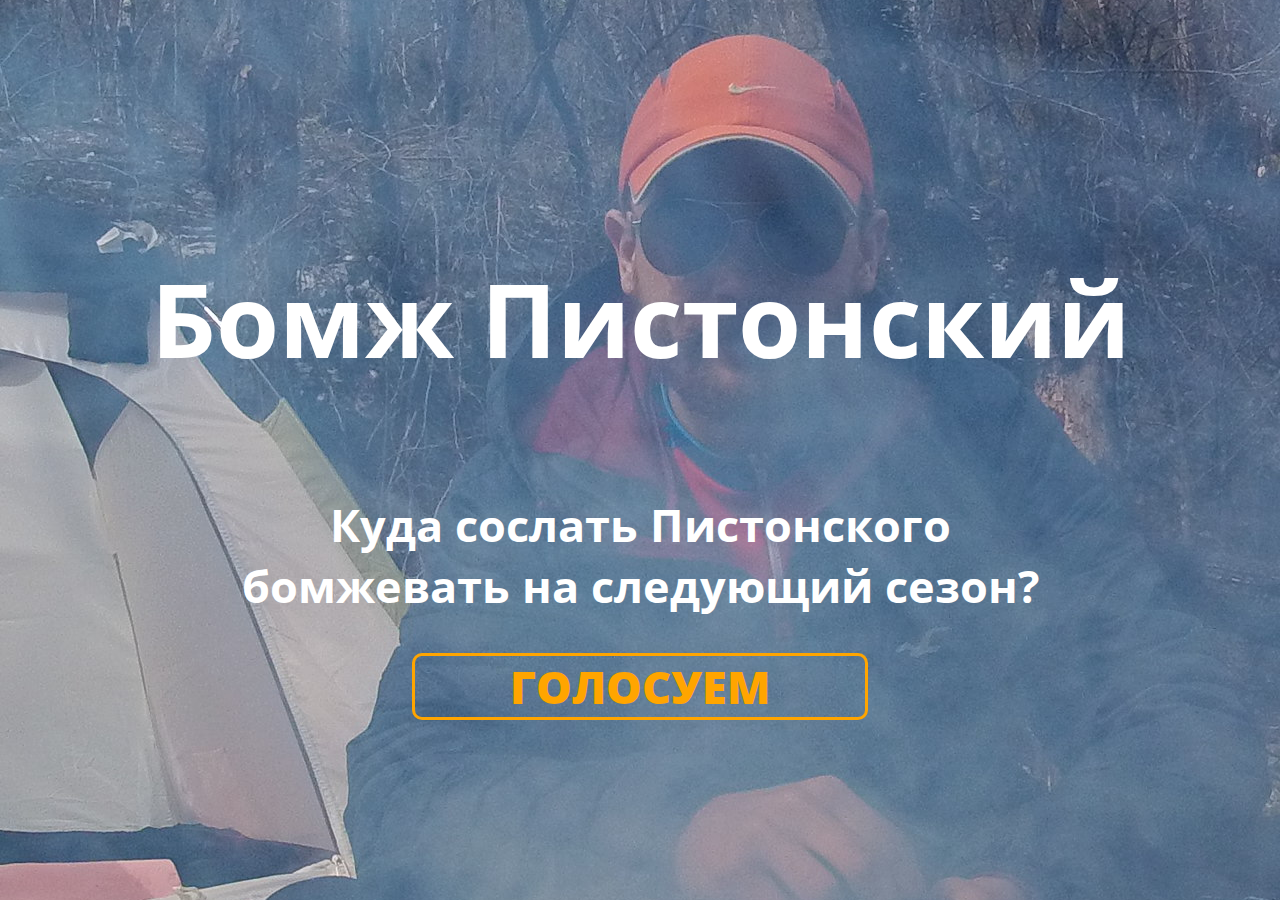
<file: index.html>
<html>
  <head>
    <title>Бомж Пистонский</title>
    <meta name="description" content="Куда сослать Пистонского бомжевать на следующий сезон? Голосуем!">
    <link rel="stylesheet" type="text/css" href="css/styles.css">
    <link href='https://fonts.googleapis.com/css?family=Open+Sans:300,800' rel='stylesheet' type='text/css'>
  </head>
  <body>
    <div id="container">
      <h1>Бомж Пистонский</h1>
      <h2>Куда сослать Пистонского<br>бомжевать на следующий сезон?</h2>
      <a href="vote">ГОЛОСУЕМ</a>
    </div>
  </body>
</html>
</file>
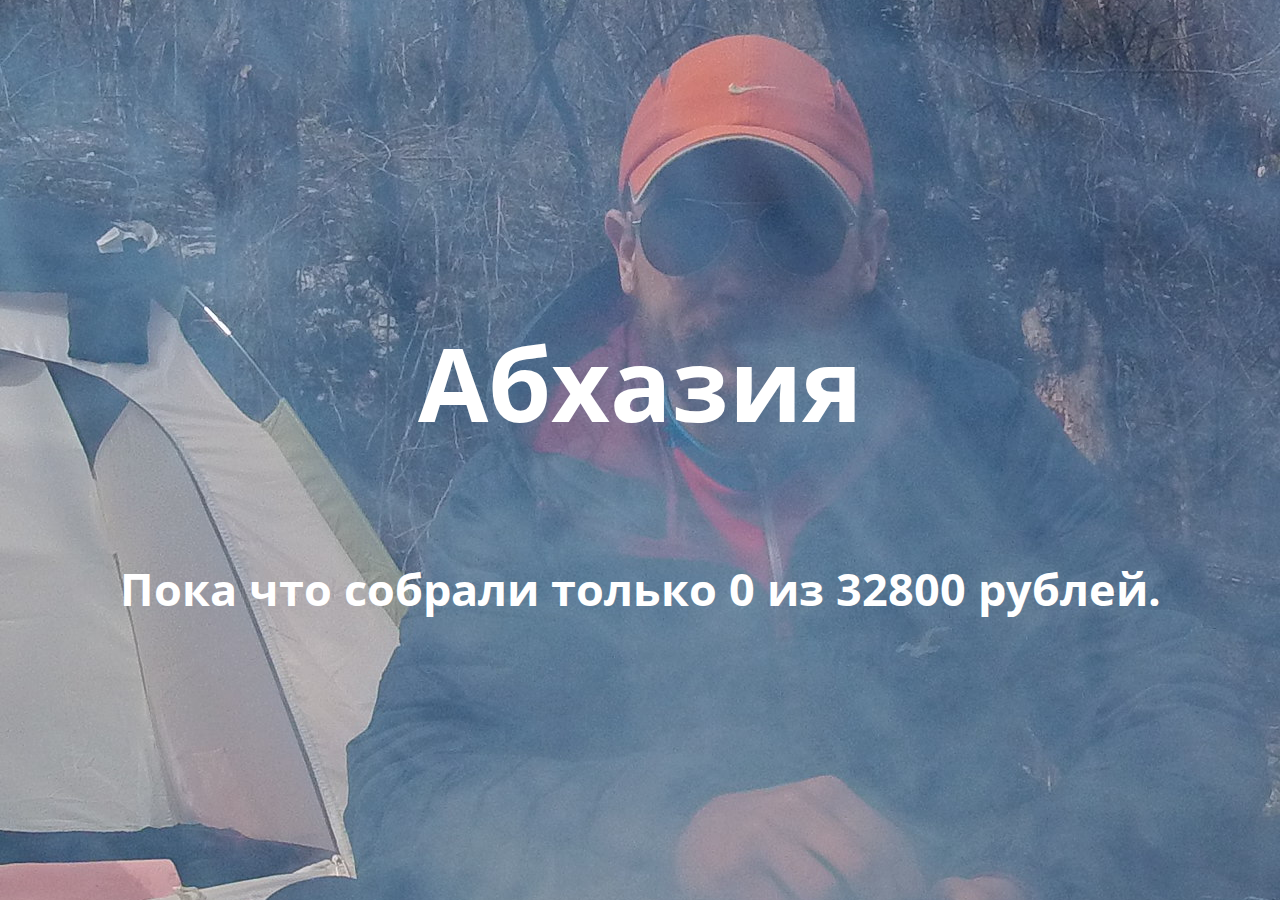
<file: abkhazia.html>
<html>
  <head>
    <link rel="stylesheet" type="text/css" href="css/styles.css">
    <link href='https://fonts.googleapis.com/css?family=Open+Sans:300,800' rel='stylesheet' type='text/css'>
  </head>
  <body>
    <div id="container">
      <h1>Абхазия</h1>
      <h2>Пока что собрали только 0 из 32800 рублей.</h2>
    </div>
  </body>
</html>
</file>
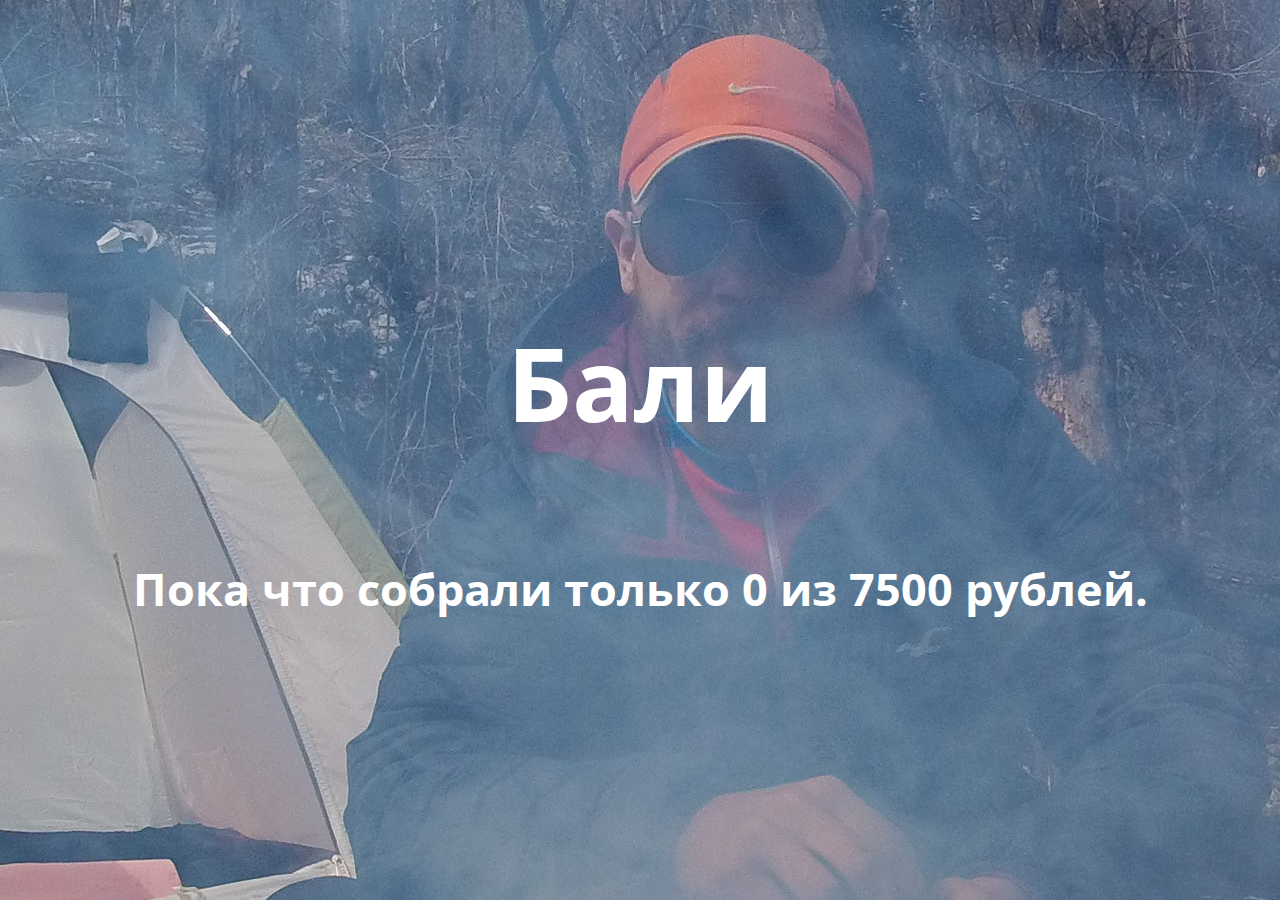
<file: bali.html>
<html>
  <head>
    <link rel="stylesheet" type="text/css" href="css/styles.css">
    <link href='https://fonts.googleapis.com/css?family=Open+Sans:300,800' rel='stylesheet' type='text/css'>
  </head>
  <body>
    <div id="container">
      <h1>Бали</h1>
      <h2>Пока что собрали только 0 из 7500 рублей.</h2>
    </div>
  </body>
</html>
</file>
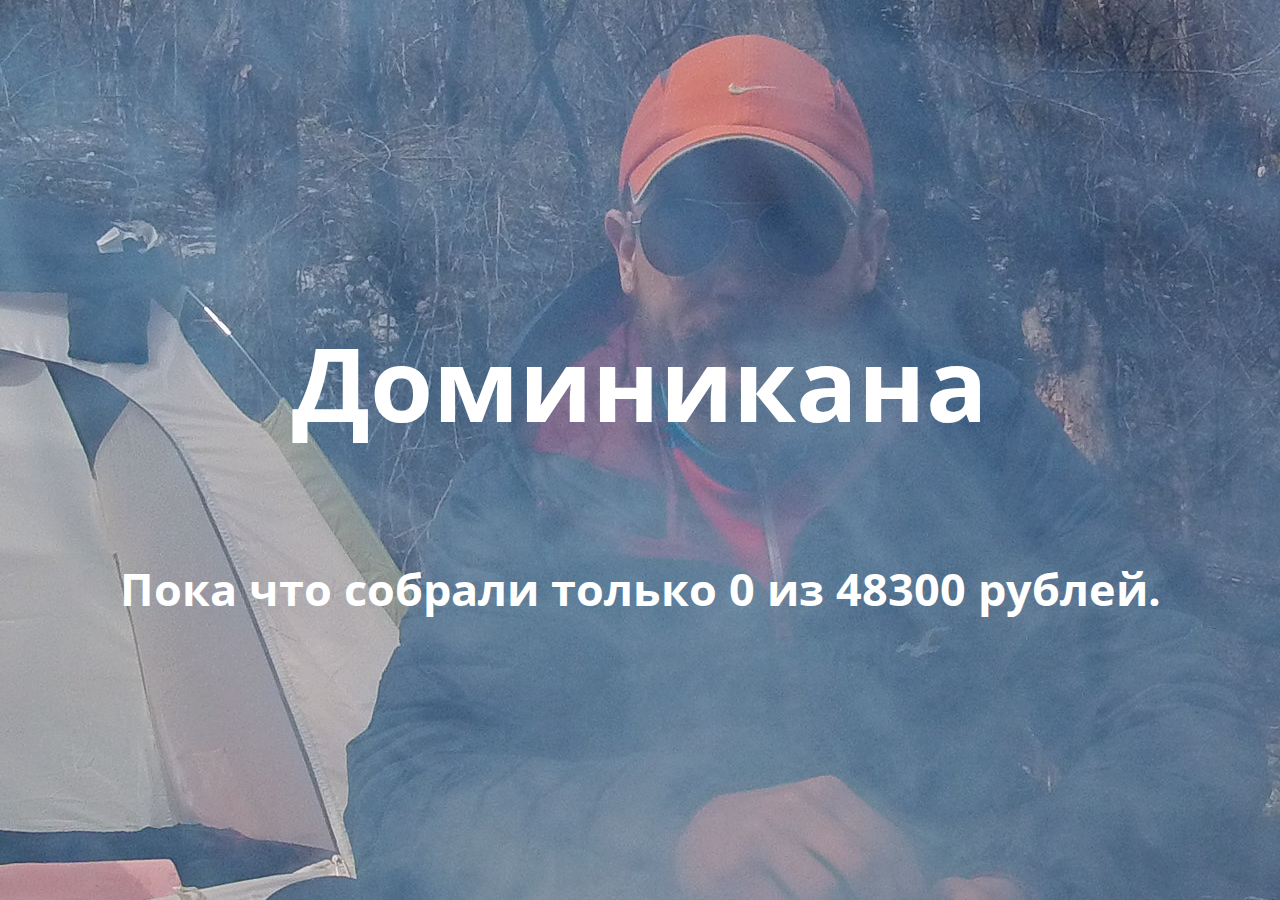
<file: dominicana.html>
<html>
  <head>
    <link rel="stylesheet" type="text/css" href="css/styles.css">
    <link href='https://fonts.googleapis.com/css?family=Open+Sans:300,800' rel='stylesheet' type='text/css'>
  </head>
  <body>
    <div id="container">
      <h1>Доминикана</h1>
      <h2>Пока что собрали только 0 из 48300 рублей.</h2>
    </div>
  </body>
</html>
</file>
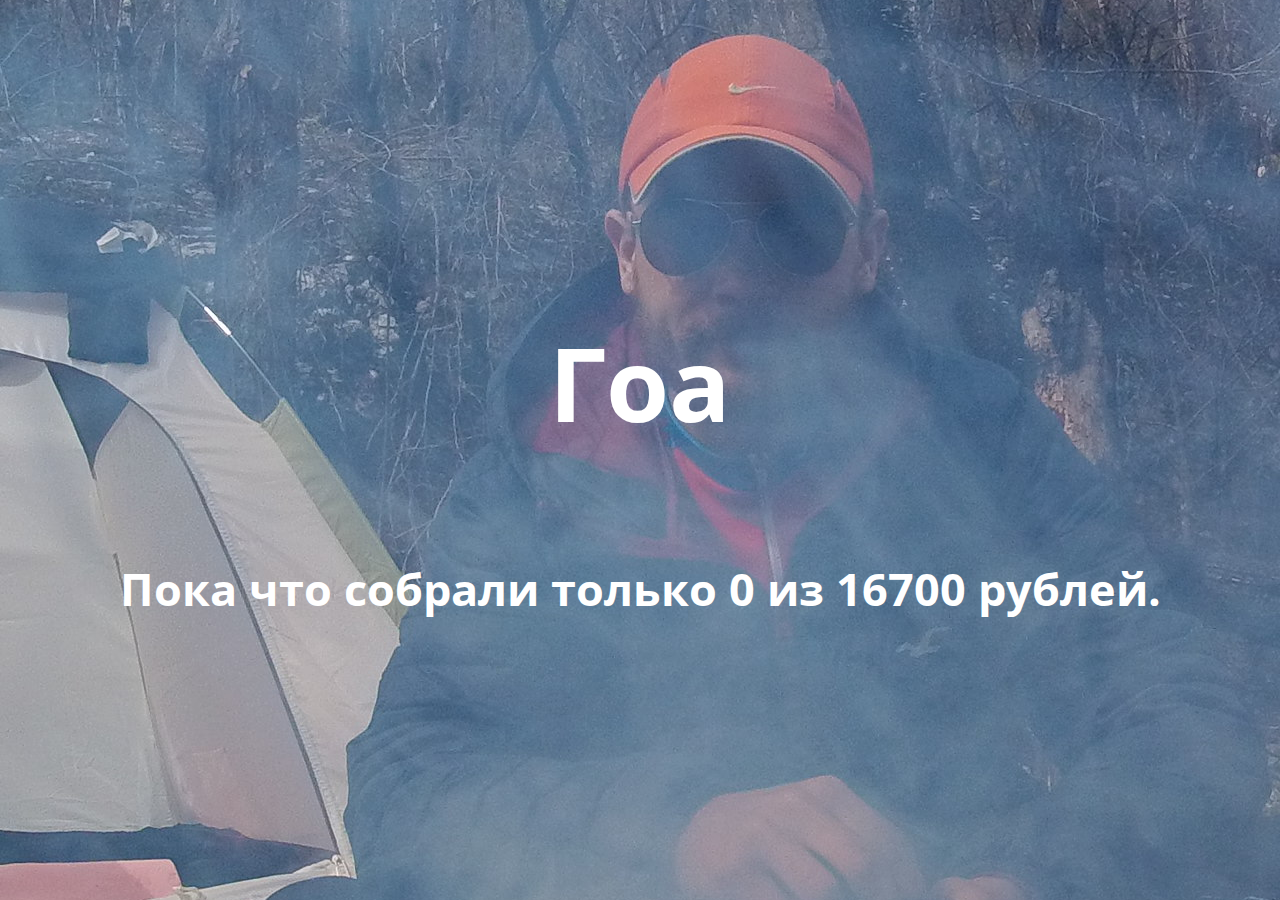
<file: goa.html>
<html>
  <head>
    <link rel="stylesheet" type="text/css" href="css/styles.css">
    <link href='https://fonts.googleapis.com/css?family=Open+Sans:300,800' rel='stylesheet' type='text/css'>
  </head>
  <body>
    <div id="container">
      <h1>Гоа</h1>
      <h2>Пока что собрали только 0 из 16700 рублей.</h2>
    </div>
  </body>
</html>
</file>
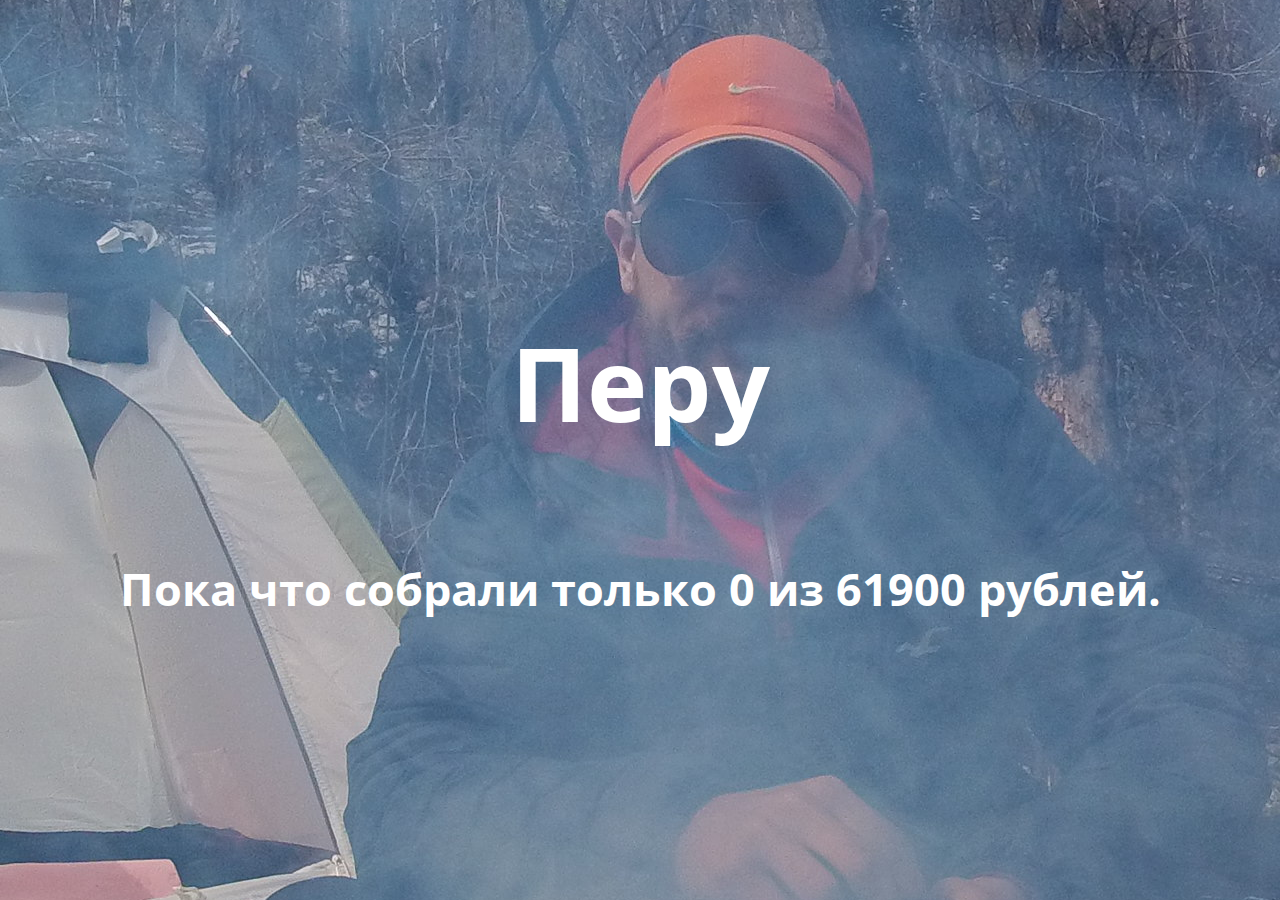
<file: peru.html>
<html>
  <head>
    <link rel="stylesheet" type="text/css" href="css/styles.css">
    <link href='https://fonts.googleapis.com/css?family=Open+Sans:300,800' rel='stylesheet' type='text/css'>
  </head>
  <body>
    <div id="container">
      <h1>Перу</h1>
      <h2>Пока что собрали только 0 из 61900 рублей.</h2>
    </div>
  </body>
</html>
</file>
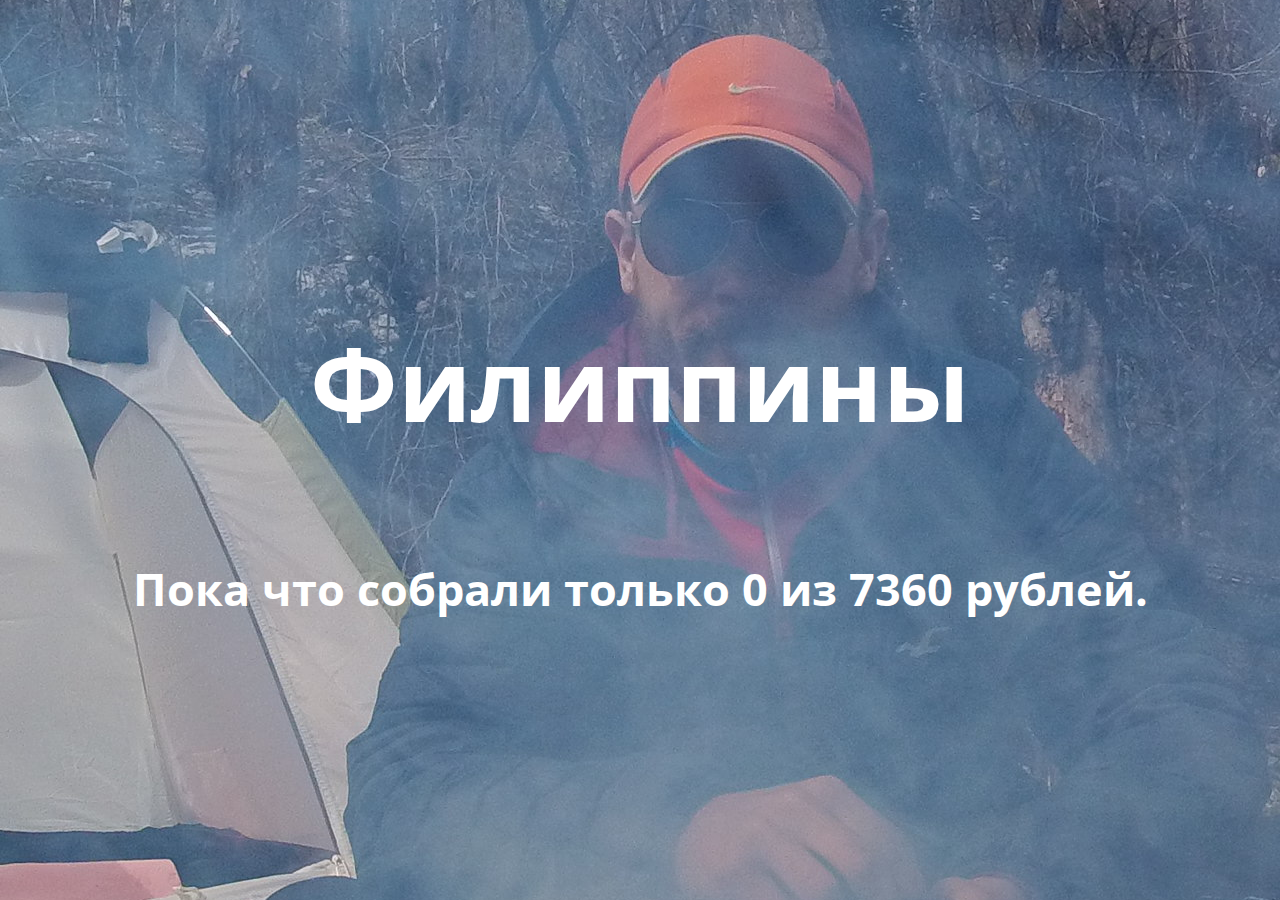
<file: philippines.html>
<html>
  <head>
    <link rel="stylesheet" type="text/css" href="css/styles.css">
    <link href='https://fonts.googleapis.com/css?family=Open+Sans:300,800' rel='stylesheet' type='text/css'>
  </head>
  <body>
    <div id="container">
      <h1>Филиппины</h1>
      <h2>Пока что собрали только 0 из 7360 рублей.</h2>
    </div>
  </body>
</html>
</file>
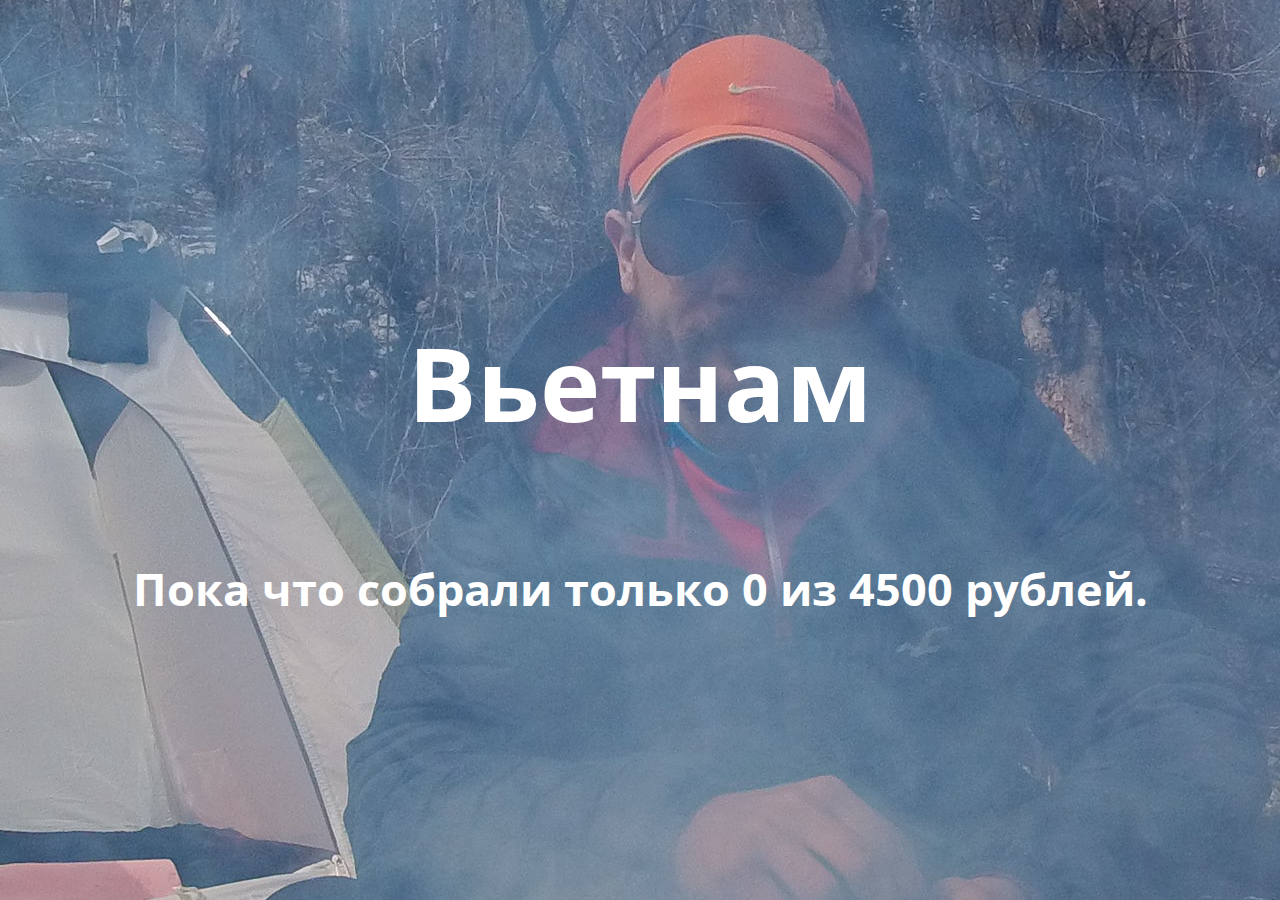
<file: vietnam.html>
<html>
  <head>
    <link rel="stylesheet" type="text/css" href="css/styles.css">
    <link href='https://fonts.googleapis.com/css?family=Open+Sans:300,800' rel='stylesheet' type='text/css'>
  </head>
  <body>
    <div id="container">
      <h1>Вьетнам</h1>
      <h2>Пока что собрали только 0 из 4500 рублей.</h2>
    </div>
  </body>
</html>
</file>
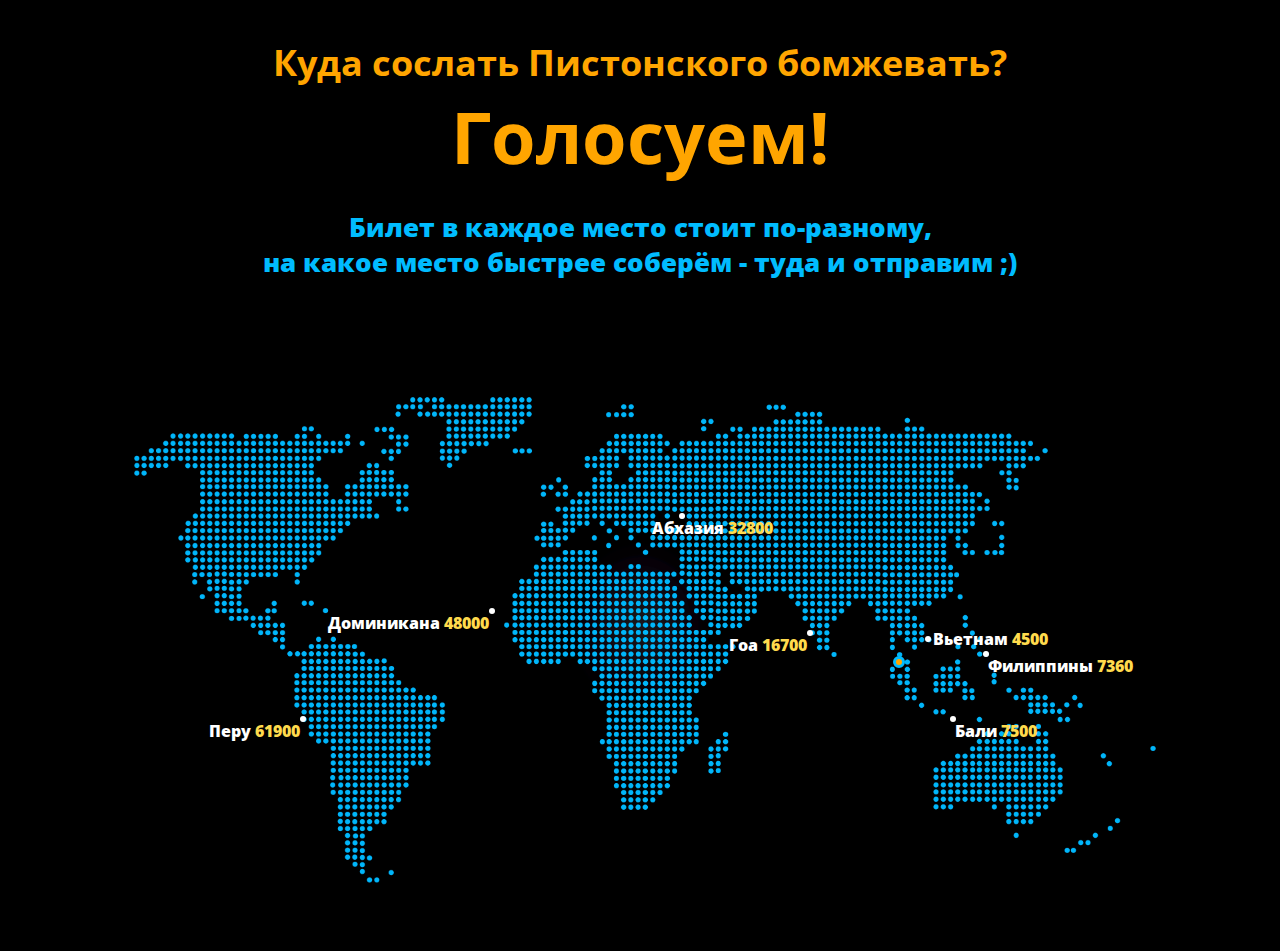
<file: vote.html>
<html>
  <head>
    <title>Пистонского в ссылку. Куда?</title>
    <meta name="description" content="Куда сослать Пистонского бомжевать на следующий сезон? Голосуем!">
    <link rel="stylesheet" type="text/css" href="css/vote.css">
    <link href='https://fonts.googleapis.com/css?family=Open+Sans:300,800' rel='stylesheet' type='text/css'>
  </head>
  <body>
    <h2>Куда сослать Пистонского бомжевать?</h2>
    <h1>Голосуем!</h1>
    <p>Билет в каждое место стоит по-разному,<br>на какое место быстрее соберём - туда и отправим ;)</p>
    <div id="map">
      <span id="current-location"></span>
    	<div id="bali" class="destination">Бали <span>7500</span></div>
      <iframe class="donate-button bali" frameborder="0" allowtransparency="true" scrolling="no" src="https://money.yandex.ru/quickpay/button-widget?account=410012044850113&quickpay=small&any-card-payment-type=on&button-text=06&button-size=s&button-color=orange&targets=%D0%A1%D0%BE%D1%81%D0%BB%D0%B0%D1%82%D1%8C%20%D0%9F%D0%B8%D1%81%D1%82%D0%BE%D0%BD%D1%81%D0%BA%D0%BE%D0%B3%D0%BE%20%D0%BD%D0%B0%20%D0%91%D0%B0%D0%BB%D0%B8&default-sum=100&successURL=pistonsky.github.io%2Fsupertramp%2Fbali" width="143" height="25"></iframe>
      <div id="goa" class="destination left">Гоа <span>16700</span></div>
      <iframe class="donate-button goa" frameborder="0" allowtransparency="true" scrolling="no" src="https://money.yandex.ru/quickpay/button-widget?account=410012044850113&quickpay=small&any-card-payment-type=on&button-text=06&button-size=s&button-color=orange&targets=%D0%A1%D0%BE%D1%81%D0%BB%D0%B0%D1%82%D1%8C%20%D0%9F%D0%B8%D1%81%D1%82%D0%BE%D0%BD%D1%81%D0%BA%D0%BE%D0%B3%D0%BE%20%D0%BD%D0%B0%20%D0%93%D0%BE%D0%B0&default-sum=100&successURL=pistonsky.github.io%2Fsupertramp%2Fgoa" width="143" height="25"></iframe>
      <div id="vietnam" class="destination">Вьетнам <span>4500</span></div>
      <iframe class="donate-button vietnam" frameborder="0" allowtransparency="true" scrolling="no" src="https://money.yandex.ru/quickpay/button-widget?account=410012044850113&quickpay=small&any-card-payment-type=on&button-text=06&button-size=s&button-color=orange&targets=%D0%A1%D0%BE%D1%81%D0%BB%D0%B0%D1%82%D1%8C%20%D0%9F%D0%B8%D1%81%D1%82%D0%BE%D0%BD%D1%81%D0%BA%D0%BE%D0%B3%D0%BE%20%D0%B2%D0%BE%20%D0%92%D1%8C%D0%B5%D1%82%D0%BD%D0%B0%D0%BC&default-sum=100&successURL=pistonsky.github.io%2Fsupertramp%2Fvietnam" width="143" height="25"></iframe>
      <div id="philippines" class="destination">Филиппины <span>7360</span></div>
      <iframe class="donate-button philippines" frameborder="0" allowtransparency="true" scrolling="no" src="https://money.yandex.ru/quickpay/button-widget?account=410012044850113&quickpay=small&any-card-payment-type=on&button-text=06&button-size=s&button-color=orange&targets=%D0%A1%D0%BE%D1%81%D0%BB%D0%B0%D1%82%D1%8C%20%D0%9F%D0%B8%D1%81%D1%82%D0%BE%D0%BD%D1%81%D0%BA%D0%BE%D0%B3%D0%BE%20%D0%BD%D0%B0%20%D0%A4%D0%B8%D0%BB%D0%B8%D0%BF%D0%BF%D0%B8%D0%BD%D1%8B&default-sum=100&successURL=pistonsky.github.io%2Fsupertramp%2Fphilippines" width="143" height="25"></iframe>
      <div id="abkhazia" class="destination">Абхазия <span>32800</span></div>
      <iframe class="donate-button abkhazia" frameborder="0" allowtransparency="true" scrolling="no" src="https://money.yandex.ru/quickpay/button-widget?account=410012044850113&quickpay=small&any-card-payment-type=on&button-text=06&button-size=s&button-color=orange&targets=%D0%A1%D0%BE%D1%81%D0%BB%D0%B0%D1%82%D1%8C%20%D0%9F%D0%B8%D1%81%D1%82%D0%BE%D0%BD%D1%81%D0%BA%D0%BE%D0%B3%D0%BE%20%D0%BD%D0%B0%D0%B7%D0%B0%D0%B4%20%D0%B2%20%D0%90%D0%B1%D1%85%D0%B0%D0%B7%D0%B8%D1%8E&default-sum=100&successURL=pistonsky.github.io%2Fsupertramp%2Fabkhazia" width="143" height="25"></iframe>
      <div id="peru" class="destination left">Перу <span>61900</span></div>
      <iframe class="donate-button peru" frameborder="0" allowtransparency="true" scrolling="no" src="https://money.yandex.ru/quickpay/button-widget?account=410012044850113&quickpay=small&any-card-payment-type=on&button-text=06&button-size=s&button-color=orange&targets=%D0%A1%D0%BE%D1%81%D0%BB%D0%B0%D1%82%D1%8C%20%D0%9F%D0%B8%D1%81%D1%82%D0%BE%D0%BD%D1%81%D0%BA%D0%BE%D0%B3%D0%BE%20%D0%B2%20%D0%9F%D0%B5%D1%80%D1%83&default-sum=100&successURL=pistonsky.github.io%2Fsupertramp%2Fperu" width="143" height="25"></iframe>
    	<div id="dominicana" class="destination left">Доминикана <span>48000</span></div>
      <iframe class="donate-button dominicana" frameborder="0" allowtransparency="true" scrolling="no" src="https://money.yandex.ru/quickpay/button-widget?account=410012044850113&quickpay=small&any-card-payment-type=on&button-text=06&button-size=s&button-color=orange&targets=%D0%A1%D0%BE%D1%81%D0%BB%D0%B0%D1%82%D1%8C%20%D0%9F%D0%B8%D1%81%D1%82%D0%BE%D0%BD%D1%81%D0%BA%D0%BE%D0%B3%D0%BE%20%D0%B2%20%D0%94%D0%BE%D0%BC%D0%B8%D0%BD%D0%B8%D0%BA%D0%B0%D0%BD%D1%83&default-sum=100&successURL=pistonsky.github.io%2Fsupertramp%2Fdominicana" width="143" height="25"></iframe>
    </div>
  </body>
</html>
</file>
<file: css/styles.css>
html {
  height: 100%;
}

body {
  background: black;
  font-family: 'Open Sans', Arial, Helvetica, sans-serif;
  font-weight: 300;
  padding: 0;
  margin: 0;
  height: 100%;
  background: url(../images/G0033743.JPG) center center;
}

#container {
  display: flex;
  flex-direction: column;
  justify-content: center;
  align-content: center;
  margin: auto;
  height: 100%;
}

h1, h2 {
  text-align: center;
  color: white;
}

h1 {
  font-size: 8vw;
}

h2 {
  font-size: 5vh;
}

a {
  margin: 0 auto;
  background: transparent;
  text-decoration: none;
  cursor: pointer;
  color: orange;
  padding: 0;
  font-size: 5vh;
  font-weight: 800;
  border-radius: 10px;
  border: 3px solid orange;
  text-transform: uppercase;
  width: 50vh;
  text-align: center;
}

a:hover, a:focus {
  background: rgba(265, 165, 0, 0.3);
  transition: .2s;
  transform: scale(1.1);
}
</file>
<file: css/vote.css>
body {
  background-color: black;
  font-family: 'Open Sans', Arial, Helvetica, sans-serif;
  font-weight: 800;
  display: flex;
  flex-direction: column;
}

h1 {
  text-align: center;
  font-size: 8vh;
  color: orange;
  margin-top: 0;
  margin-bottom: 0;
}

h2 {
  text-align: center;
  font-size: 4vh;
  color: orange;
  margin-bottom: 0;
}

p {
  text-align: center;
  color: #00bcff;
  font-size: 2vw;
}

#map {
  background: url(../images/map.png) left top no-repeat;
  background-size: contain;
  width: 1121px;
  height: 637;
  margin: auto;
  position: relative;
}

#current-location {
  position: absolute;
  width: 6px;
  height: 6px;
  border-radius: 6px;
  border: 3px solid #00bcff;
  background: orange;
  left: 813px;
  top: 350px;
}

.destination {
  position: absolute;
  color: white;
  text-decoration: none;
  font-size: 16px;
  font-weight: 800;
  padding: 4px 0 0 5px;
}

.destination::after {
  border-radius: 3px;
  background: white;
  width: 6px;
  height: 6px;
  display: block;
  position: absolute;
  top: 0;
  left: 0;
  content: '';
}

.destination.left::after {
  right: -6px;
  left: auto;
}

.destination span {
  color: #ffdb4d;
}

.donate-button {
  position: absolute;
}

#abkhazia {
  left: 567px;
  top: 207px;
}

#abkhazia::after {
  left: 32px;
}

.donate-button.abkhazia {
  left: 535px;
  top: 229px;
}

#bali {
  left: 870px;
  top: 410px;
}

.donate-button.bali {
  left: 839px;
  top: 432px;
}

#goa {
  left: 644px;
  top: 324px;
}

.donate-button.goa {
  left: 612px;
  top: 346px;
}

#vietnam {
  left: 848px;
  top: 318px;
}

#vietnam::after {
  top: 12px;
  left: -3px;
}

.donate-button.vietnam {
  left: 817px;
  top: 301px;
}

#philippines {
  left: 903px;
  top: 345px;
}

.donate-button.philippines {
  left: 871px;
  top: 367px;
}

#peru {
  left: 124px;
  top: 410px;
}

.donate-button.peru {
  left: 93px;
  top: 432px;
}

#dominicana {
  left: 243px;
  top: 302px;
}

.donate-button.dominicana {
  left: 211px;
  top: 328px;
}
</file>
